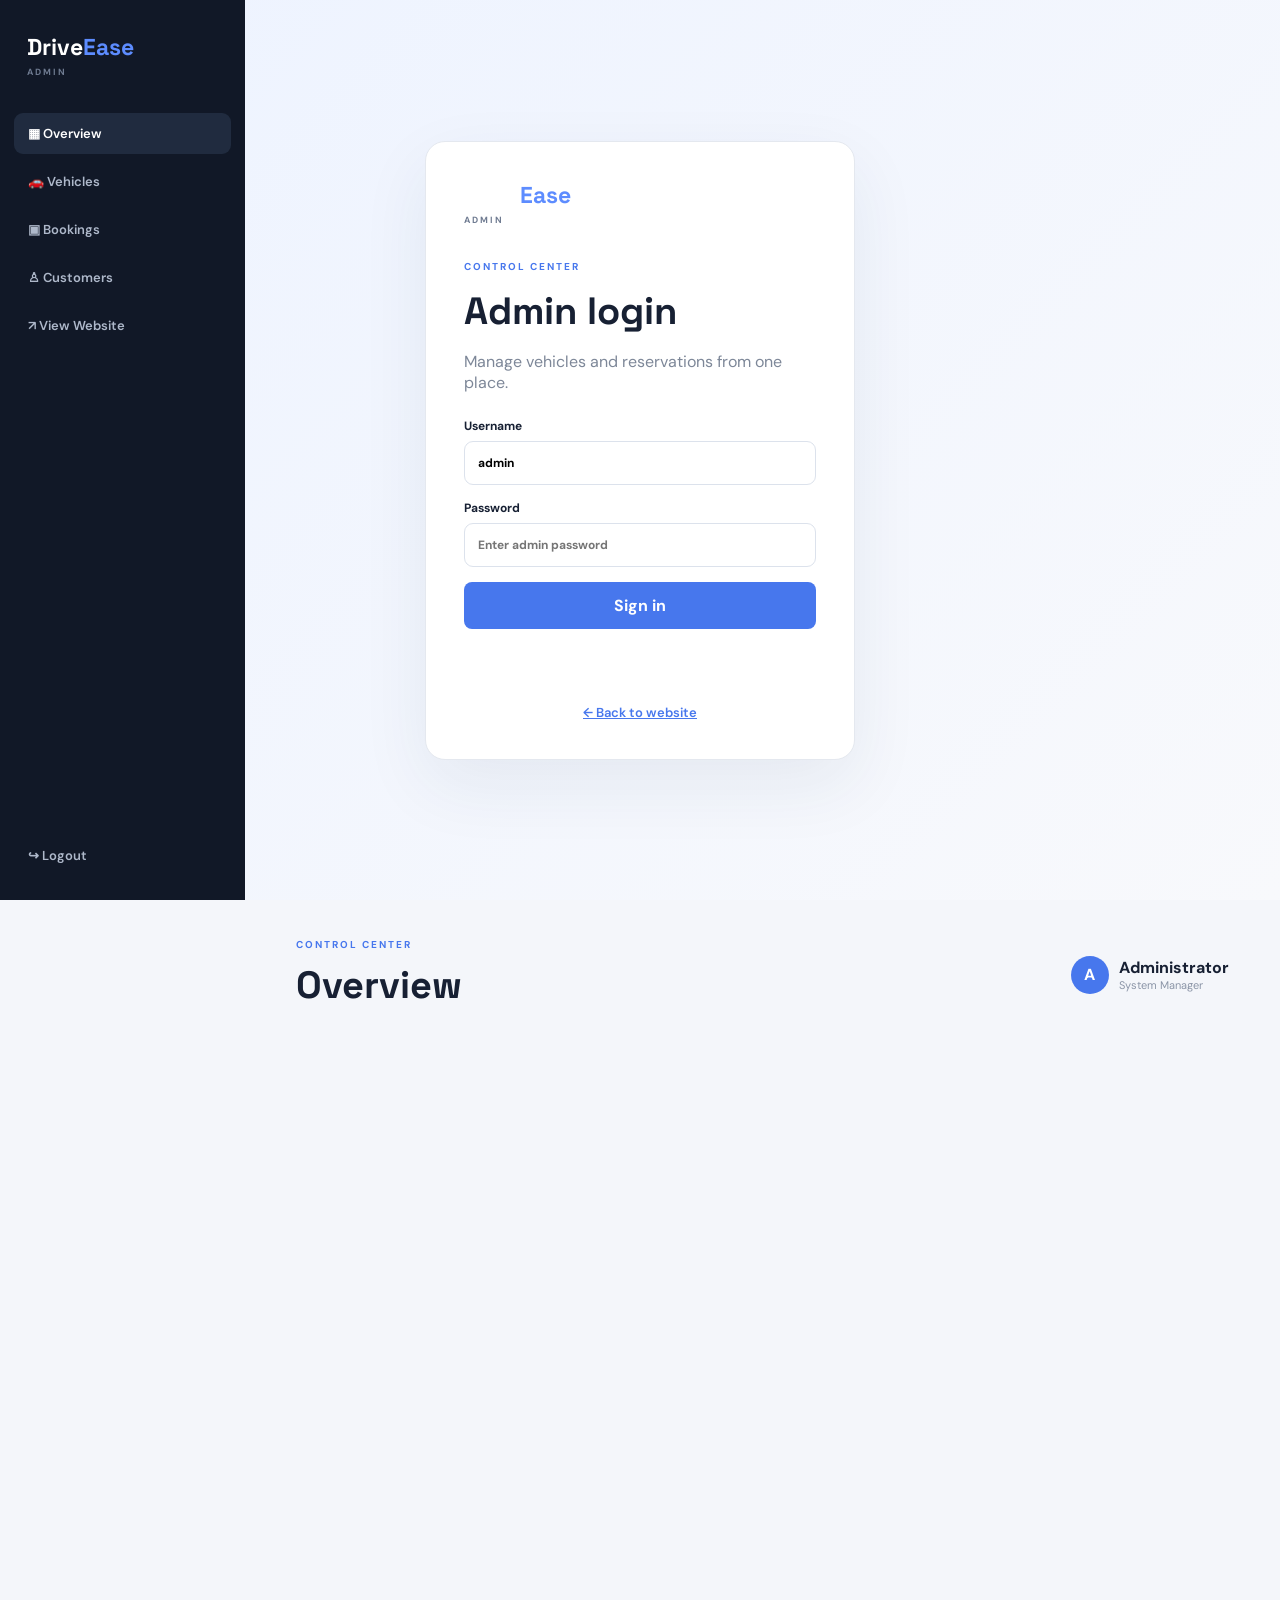
<file: admin/index.html>
<!DOCTYPE html>
<html lang="en">
<head>
<meta charset="UTF-8">
<meta name="viewport" content="width=device-width,initial-scale=1.0">
<title>DriveEase | Admin</title>
<link rel="stylesheet" href="../css/admin.css">
</head>
<body>
<div id="adminLogin" class="admin-login">
  <div class="login-card">
    <a class="admin-brand large" href="../index.html">Drive<span>Ease</span><small>ADMIN</small></a>
    <span class="eyebrow">CONTROL CENTER</span>
    <h1>Admin login</h1>
    <p>Manage vehicles and reservations from one place.</p>
    <form id="adminLoginForm">
      <label>Username<input id="adminUsername" value="admin" autocomplete="username" required></label>
      <label>Password<input id="adminPassword" type="password" placeholder="Enter admin password" autocomplete="current-password" required></label>
      <button class="admin-btn primary" type="submit">Sign in</button>
      <p id="adminLoginError" class="error-text"></p>
    </form>
    <a class="back-link" href="../home.html">← Back to website</a>
  </div>
</div>

<div id="adminApp" class="admin-shell" hidden>
  <aside class="sidebar">
    <a class="admin-brand" href="index.html">Drive<span>Ease</span><small>ADMIN</small></a>
    <button class="side-link active" data-section="overview">▦ <span>Overview</span></button>
    <button class="side-link" data-section="vehicles">🚗 <span>Vehicles</span></button>
    <button class="side-link" data-section="bookings">▣ <span>Bookings</span></button>
    <button class="side-link" data-section="customers">♙ <span>Customers</span></button>
    <a class="side-link" href="../home.html">↗ <span>View Website</span></a>
    <button class="side-link logout" id="adminLogout">↪ <span>Logout</span></button>
  </aside>

  <main class="admin-main">
    <header class="admin-top">
      <div>
        <span class="eyebrow">CONTROL CENTER</span>
        <h1 id="sectionTitle">Overview</h1>
      </div>
      <div class="admin-user"><span class="avatar">A</span><div><b>Administrator</b><small>System Manager</small></div></div>
    </header>
    <div id="adminNotice" class="notice" aria-live="polite"></div>
    <section id="adminContent"></section>
  </main>
</div>
<script src="../js/admin.js"></script>
</body>
</html>
</file>
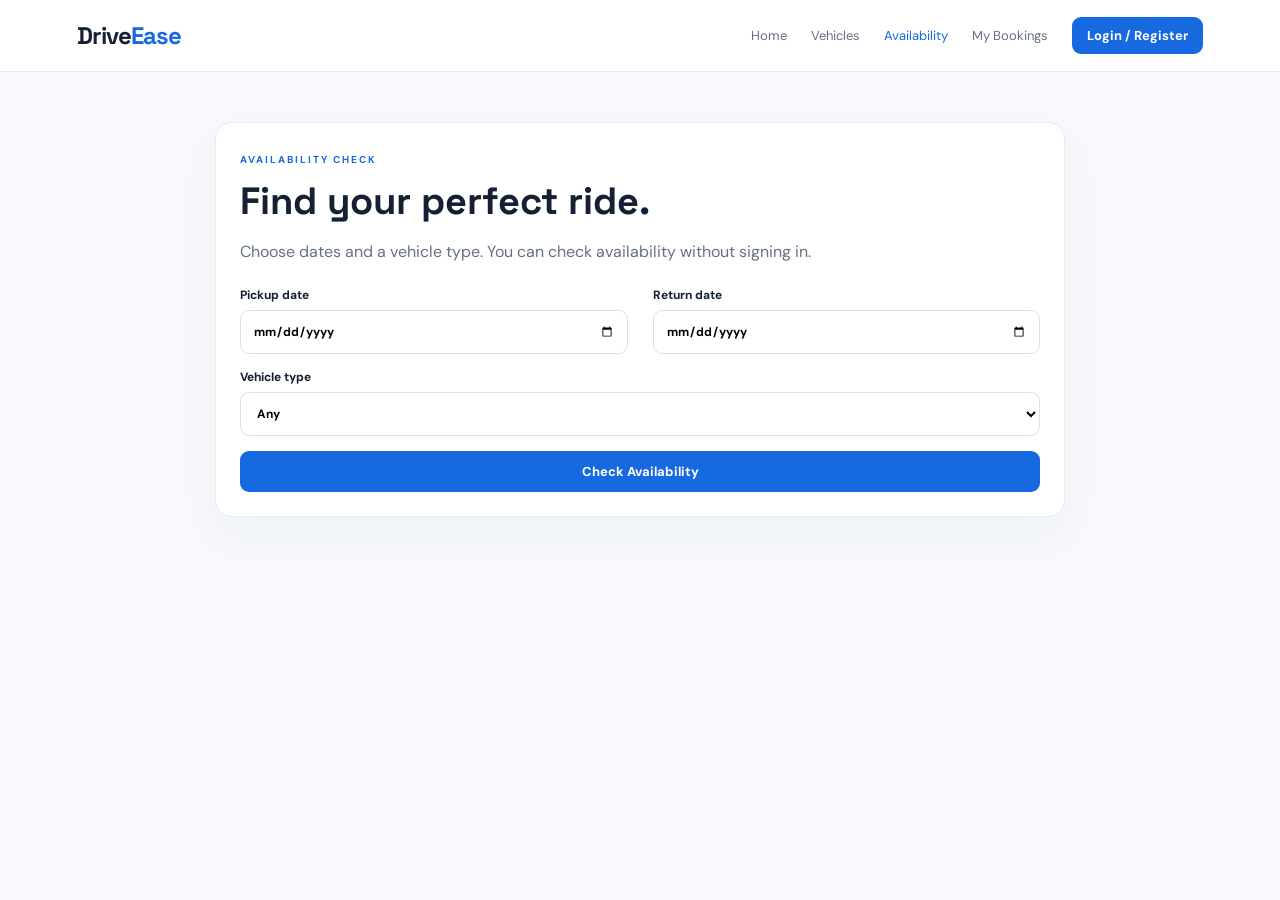
<file: availability.html>
<!DOCTYPE html><html lang="en"><head><meta charset="UTF-8"><meta name="viewport" content="width=device-width,initial-scale=1.0"><title>Availability | DriveEase</title><link rel="stylesheet" href="css/style.css"></head><body><nav class="nav"><a class="brand" href="home.html">Drive<span>Ease</span></a><div class="navlinks"><a href="home.html">Home</a><a href="vehicles.html">Vehicles</a><a class="active" href="availability.html">Availability</a><a href="dashboard.html">My Bookings</a><a class="nav-cta" href="login.html">Login / Register</a></div></nav>
<main class="form-wrap"><div class="form-card"><span class="eyebrow">AVAILABILITY CHECK</span><h1>Find your perfect ride.</h1><p>Choose dates and a vehicle type. You can check availability without signing in.</p><form id="availabilityForm"><div class="booking-layout"><div><label>Pickup date<input type="date" id="pickup" required></label></div><div><label>Return date<input type="date" id="return" required></label></div></div><label>Vehicle type<select id="availType"><option>Any</option><option>Car</option><option>Bike</option><option>Bicycle</option></select></label><button class="btn primary" type="submit">Check Availability</button></form><div id="availabilityResult"></div></div></main><script src="js/script.js"></script></body></html>
</file>
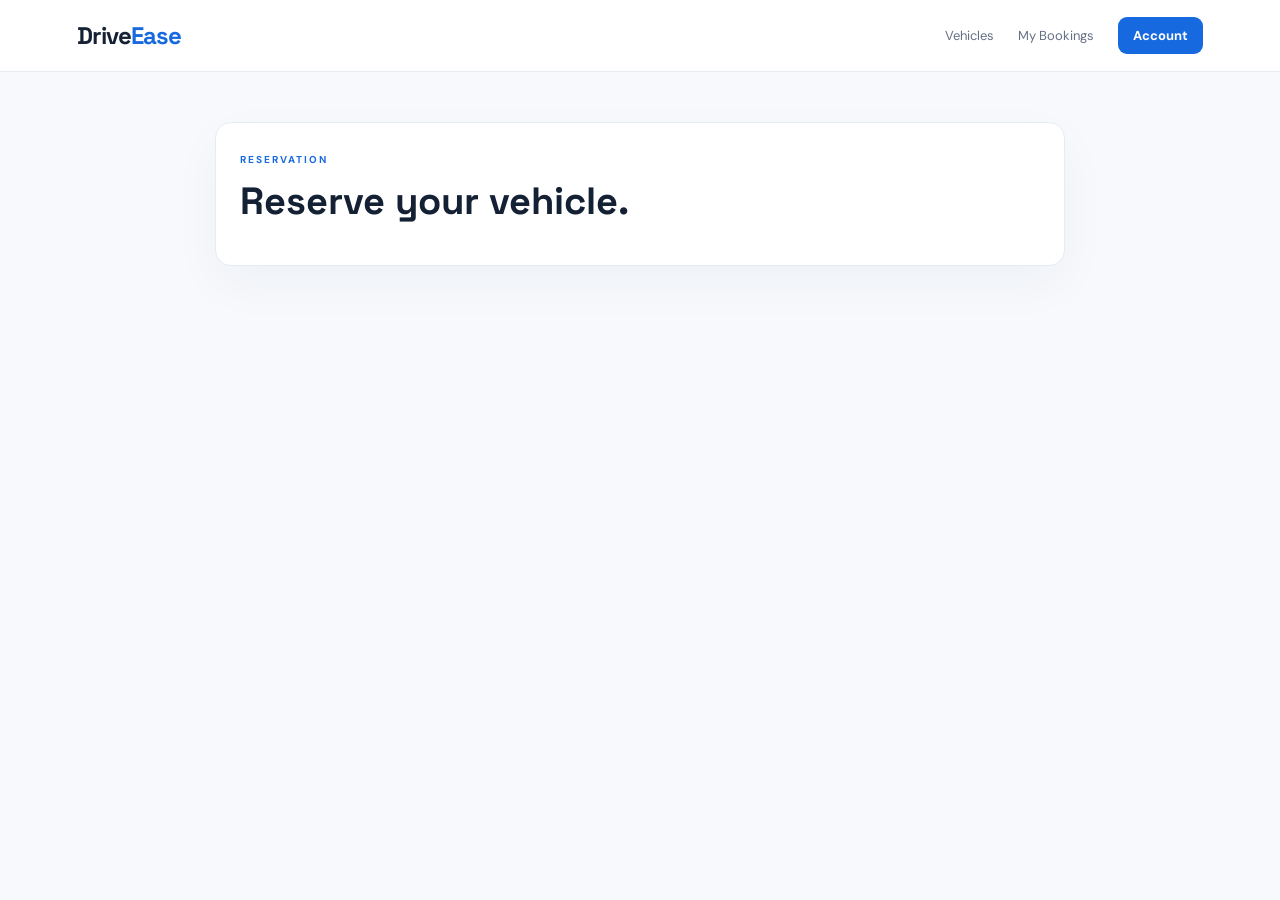
<file: booking.html>
<!DOCTYPE html><html lang="en"><head><meta charset="UTF-8"><meta name="viewport" content="width=device-width,initial-scale=1.0"><title>Reserve | DriveEase</title><link rel="stylesheet" href="css/style.css"></head><body><nav class="nav"><a class="brand" href="home.html">Drive<span>Ease</span></a><div class="navlinks"><a href="vehicles.html">Vehicles</a><a href="dashboard.html">My Bookings</a><a class="nav-cta" href="login.html">Account</a></div></nav><main class="form-wrap"><div class="form-card" id="bookingShell"><span class="eyebrow">RESERVATION</span><h1>Reserve your vehicle.</h1><p id="bookingVehicle"></p><div id="bookingForm"></div></div></main><script src="js/script.js"></script></body></html>
</file>
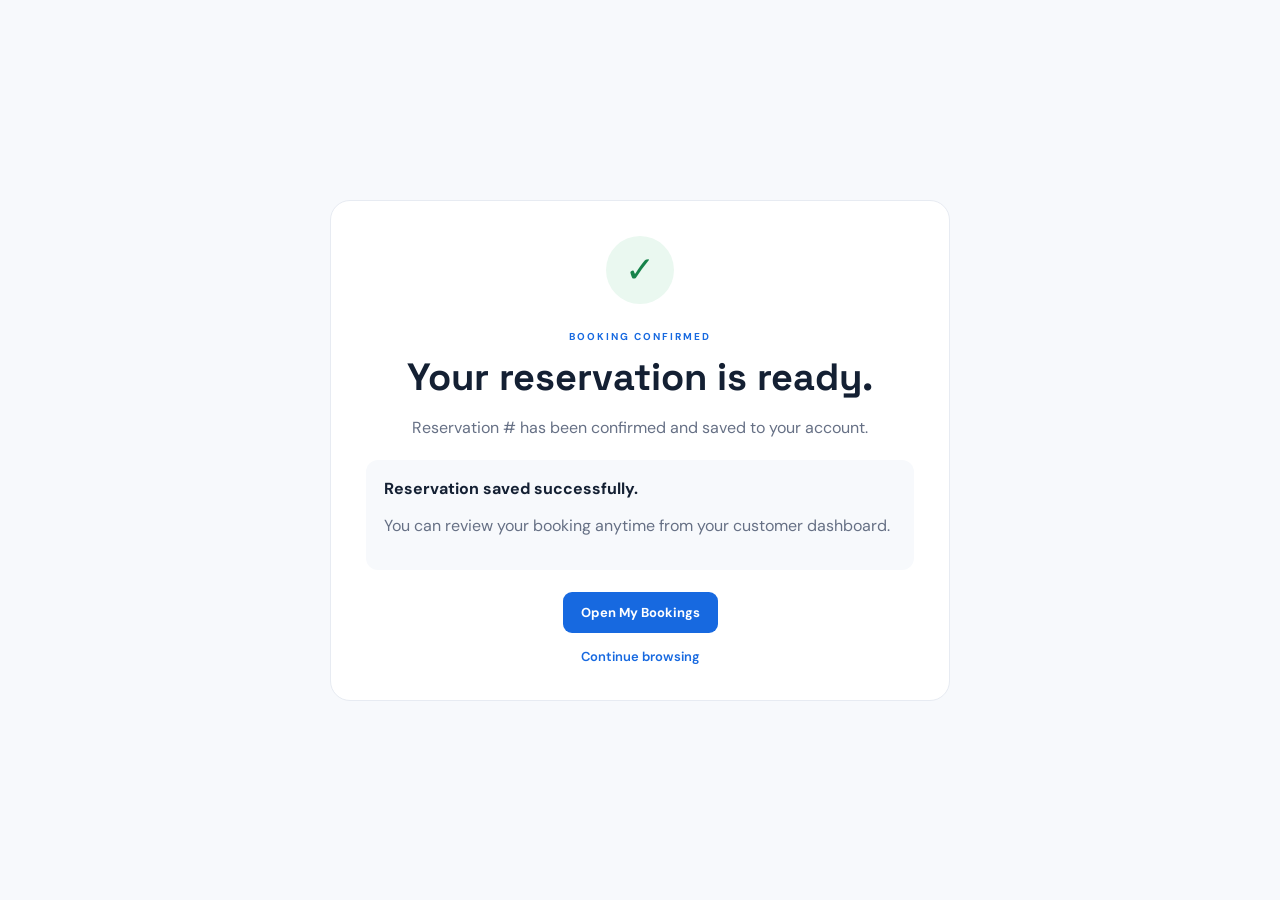
<file: confirmation.html>
<!DOCTYPE html><html lang="en"><head><meta charset="UTF-8"><meta name="viewport" content="width=device-width,initial-scale=1.0"><title>Booking Confirmed | DriveEase</title><link rel="stylesheet" href="css/style.css"></head><body><main class="success"><div class="success-box"><div class="success-mark">✓</div><span class="eyebrow">BOOKING CONFIRMED</span><h1>Your reservation is ready.</h1><p id="confirmationText"></p><div class="booking-summary"><b>Reservation saved successfully.</b><p>You can review your booking anytime from your customer dashboard.</p></div><a class="btn primary" href="dashboard.html">Open My Bookings</a><a class="text-link" href="vehicles.html">Continue browsing</a></div></main><script src="js/script.js"></script></body></html>
</file>
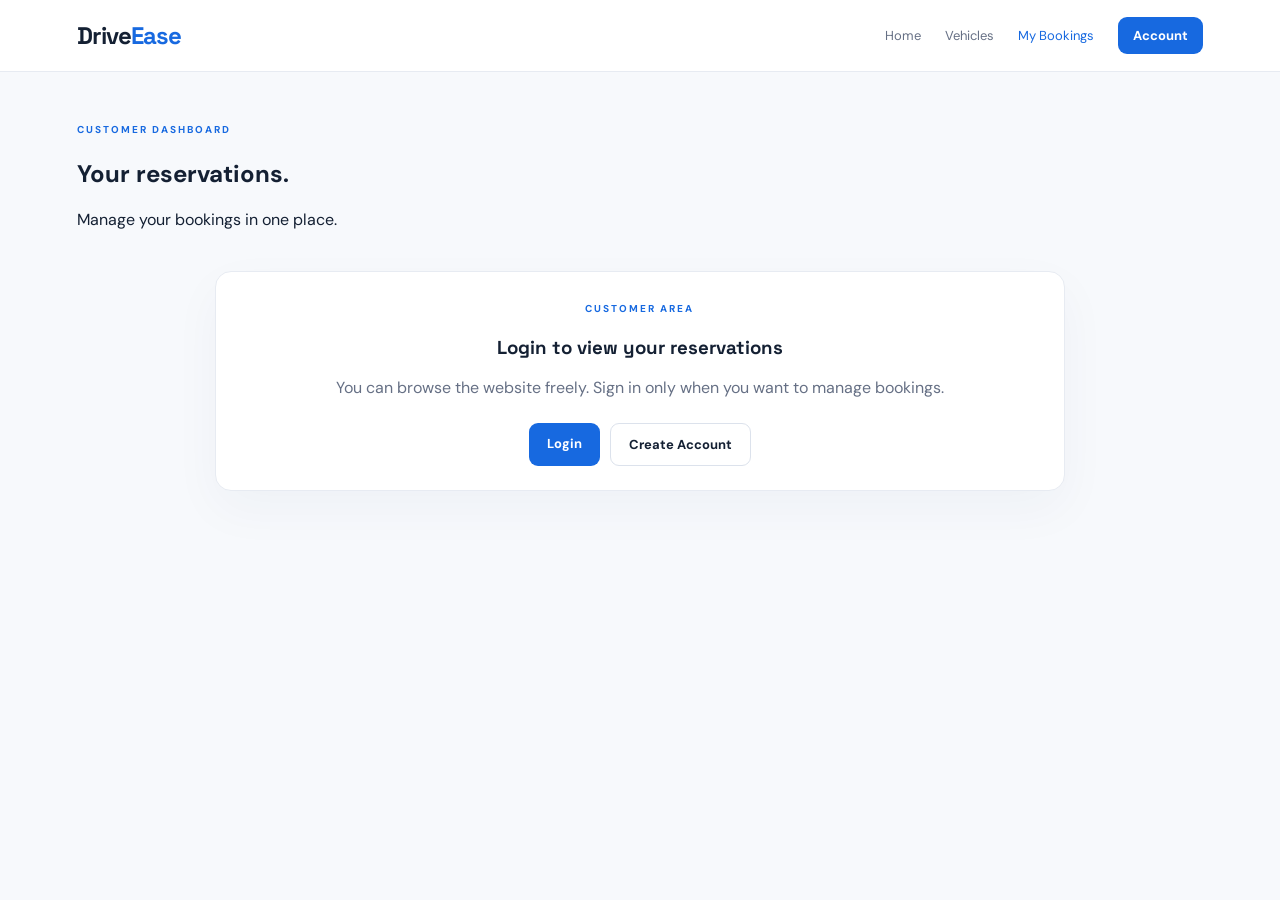
<file: dashboard.html>
<!DOCTYPE html><html lang="en"><head><meta charset="UTF-8"><meta name="viewport" content="width=device-width,initial-scale=1.0"><title>My Bookings | DriveEase</title><link rel="stylesheet" href="css/style.css"></head><body><nav class="nav"><a class="brand" href="home.html">Drive<span>Ease</span></a><div class="navlinks"><a href="home.html">Home</a><a href="vehicles.html">Vehicles</a><a class="active" href="dashboard.html">My Bookings</a><a class="nav-cta" href="login.html">Account</a></div></nav><section class="dashboard-hero"><span class="eyebrow">CUSTOMER DASHBOARD</span><h1>Your <span>reservations.</span></h1><p id="welcomeUser">Manage your bookings in one place.</p></section><section class="dashboard-list" id="bookingList"></section><script src="js/script.js"></script></body></html>
</file>
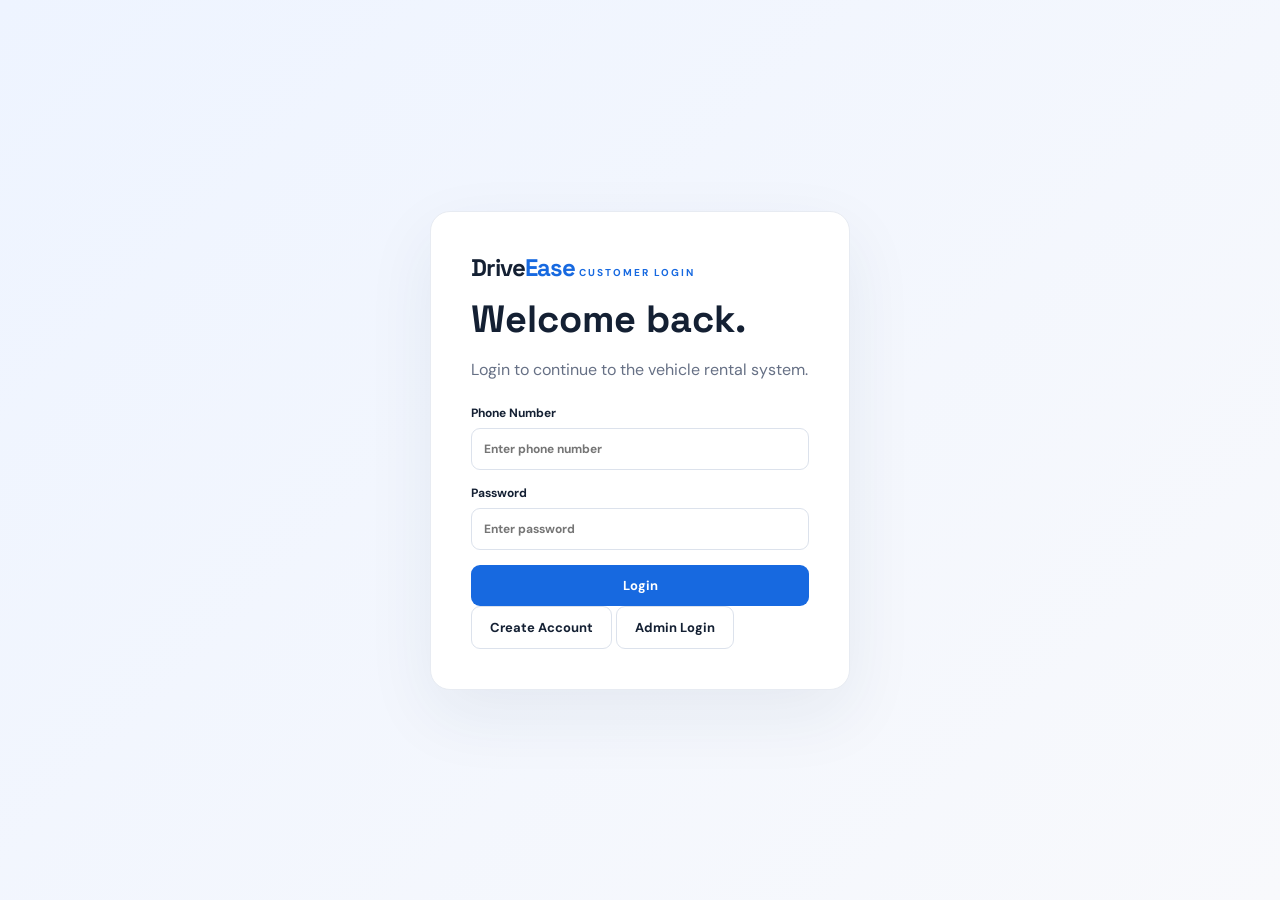
<file: login.html>
<!DOCTYPE html>
<html lang="en">
<head>
<meta charset="UTF-8">
<meta name="viewport" content="width=device-width, initial-scale=1.0">
<title>Login | DriveEase</title>
<link rel="stylesheet" href="css/style.css">
</head>
<body>
<main class="auth">
<div class="auth-panel">
<a class="brand" href="index.html">Drive<span>Ease</span></a>
<span class="eyebrow">CUSTOMER LOGIN</span>
<h1>Welcome back.</h1>
<p>Login to continue to the vehicle rental system.</p>

<form id="loginForm">
<label>Phone Number
<input id="loginPhone" type="tel" inputmode="numeric" autocomplete="tel" placeholder="Enter phone number" required>
</label>

<label>Password
<input id="loginPassword" type="password" autocomplete="current-password" placeholder="Enter password" required>
</label>

<button class="btn primary" type="submit">Login</button>
<p id="loginError" class="hint" style="color:#c62828;display:none"></p>
</form>

<a class="btn ghost full" href="register.html">Create Account</a>
<button class="btn ghost full" id="adminLogin" type="button">Admin Login</button>
</div>
</main>
<script src="js/script.js"></script>
</body>
</html>
</file>
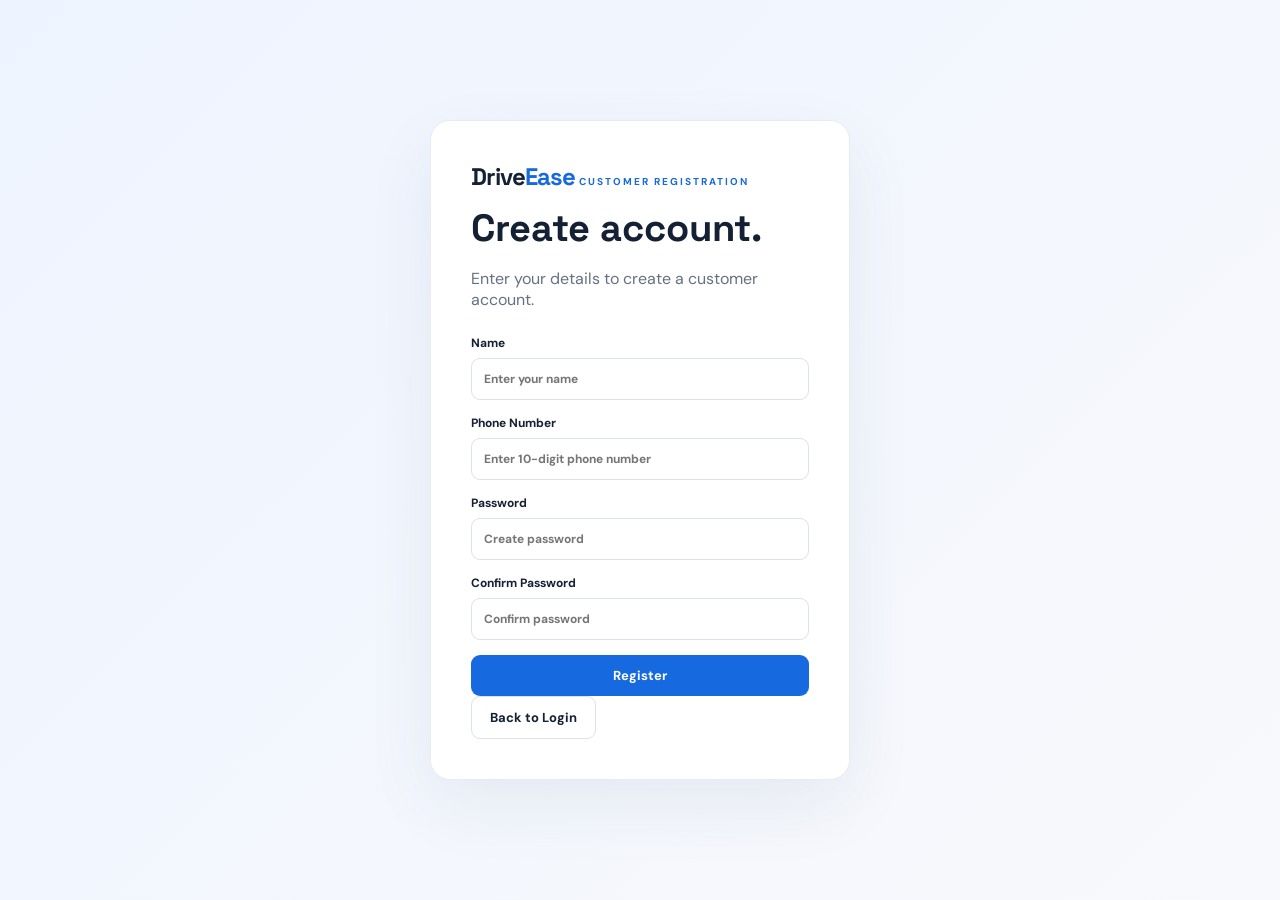
<file: register.html>
<!DOCTYPE html>
<html lang="en">
<head>
<meta charset="UTF-8">
<meta name="viewport" content="width=device-width, initial-scale=1.0">
<title>Register | DriveEase</title>
<link rel="stylesheet" href="css/style.css">
</head>
<body>
<main class="auth">
<div class="auth-panel">
<a class="brand" href="login.html">Drive<span>Ease</span></a>
<span class="eyebrow">CUSTOMER REGISTRATION</span>
<h1>Create account.</h1>
<p>Enter your details to create a customer account.</p>

<form id="registerForm">
<label>Name
<input id="registerName" type="text" autocomplete="name" placeholder="Enter your name" required>
</label>

<label>Phone Number
<input id="registerPhone" type="tel" inputmode="numeric" autocomplete="tel" maxlength="14" placeholder="Enter 10-digit phone number" required>
</label>

<label>Password
<input id="registerPassword" type="password" autocomplete="new-password" placeholder="Create password" required>
</label>

<label>Confirm Password
<input id="registerConfirm" type="password" autocomplete="new-password" placeholder="Confirm password" required>
</label>

<button class="btn primary" type="submit">Register</button>
<p id="registerError" class="hint" style="color:#c62828;display:none"></p>
</form>

<a class="btn ghost full" href="login.html">Back to Login</a>
</div>
</main>
<script src="js/script.js"></script>
</body>
</html>
</file>
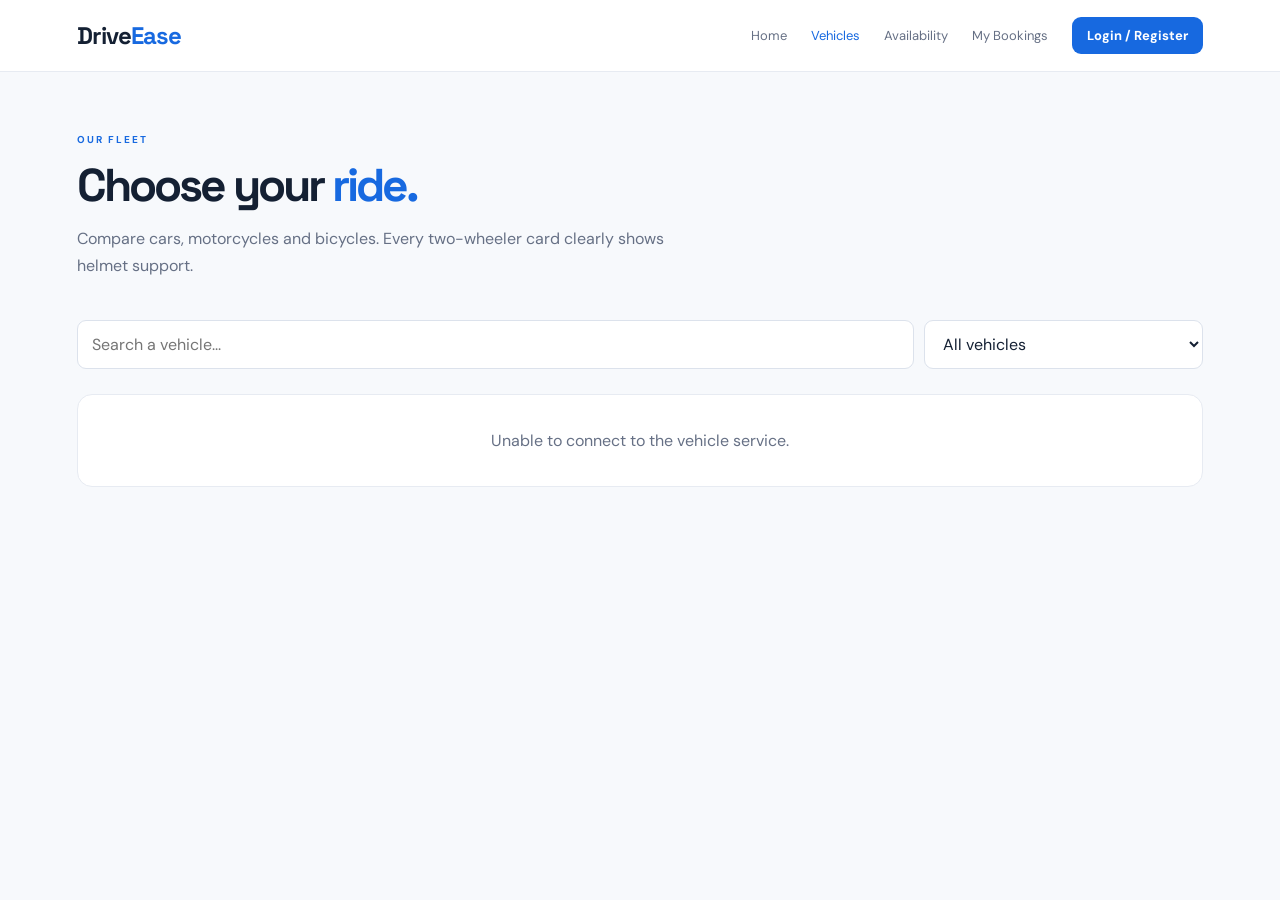
<file: vehicles.html>
<!DOCTYPE html><html lang="en"><head><meta charset="UTF-8"><meta name="viewport" content="width=device-width,initial-scale=1.0"><title>Vehicles | DriveEase</title><link rel="stylesheet" href="css/style.css"></head><body><nav class="nav"><a class="brand" href="home.html">Drive<span>Ease</span></a><div class="navlinks"><a href="home.html">Home</a><a class="active" href="vehicles.html">Vehicles</a><a href="availability.html">Availability</a><a href="dashboard.html">My Bookings</a><a class="nav-cta" href="login.html">Login / Register</a></div></nav>
<section class="page-head compact"><div><span class="eyebrow">OUR FLEET</span><h1>Choose your <span>ride.</span></h1><p>Compare cars, motorcycles and bicycles. Every two-wheeler card clearly shows helmet support.</p></div></section>
<section class="toolbar"><input id="vehicleSearch" placeholder="Search a vehicle..."><select id="typeFilter"><option value="all">All vehicles</option><option value="Car">Cars</option><option value="Bike">Motorcycles</option><option value="Bicycle">Bicycles</option></select></section><section class="vehicle-grid" id="vehicleGrid"></section><script src="js/script.js"></script></body></html>
</file>
<file: css/admin.css>
@import url('https://fonts.googleapis.com/css2?family=DM+Sans:wght@400;500;600;700&family=Space+Grotesk:wght@500;600;700&display=swap');
*{box-sizing:border-box}
body{margin:0;background:#f4f6fa;color:#172033;font-family:'DM Sans',sans-serif}
button,input{font:inherit}.admin-shell{display:flex;min-height:100vh}.sidebar{width:245px;background:#111827;color:#aeb8ca;padding:24px 14px;display:flex;flex-direction:column;gap:7px;position:fixed;inset:0 auto 0 0}.admin-brand{font:700 23px 'Space Grotesk';color:#fff;padding:8px 13px 28px;text-decoration:none}.admin-brand span{color:#5d8cff}.admin-brand small{display:block;font:700 9px 'DM Sans';letter-spacing:2px;color:#6f7b91;margin-top:4px}.admin-brand.large{display:block;margin-bottom:28px;padding:0}.side-link{border:0;background:transparent;color:#aeb8ca;text-align:left;padding:12px 14px;border-radius:9px;font:600 13px 'DM Sans';cursor:pointer;text-decoration:none;display:block}.side-link:hover,.side-link.active{background:#202b3f;color:#fff}.side-link.logout{margin-top:auto}.admin-main{margin-left:245px;width:calc(100% - 245px);padding:32px 4%}.admin-top{display:flex;justify-content:space-between;align-items:center;margin-bottom:24px}.admin-top h1{font:700 38px 'Space Grotesk';margin:8px 0}.eyebrow{font-size:10px;letter-spacing:2px;font-weight:700;color:#4777ed}.admin-user{display:flex;gap:10px;align-items:center}.admin-user small{display:block;color:#8b95a7;font-size:11px}.avatar{width:38px;height:38px;border-radius:50%;background:#4777ed;color:#fff;display:grid;place-items:center;font-weight:700}.kpi-grid{display:grid;grid-template-columns:repeat(4,1fr);gap:15px;margin-bottom:25px}.kpi,.panel{background:#fff;border:1px solid #e4e8ef;border-radius:15px;padding:20px}.kpi small{color:#7d8798}.kpi strong{display:block;font:700 29px 'Space Grotesk';margin-top:8px}.grid2{display:grid;grid-template-columns:1.3fr .7fr;gap:15px}.panel h3{font:700 18px 'Space Grotesk';margin:0 0 18px}.table-wrap{overflow:auto}.admin-table{width:100%;border-collapse:collapse;font-size:13px}.admin-table th{text-align:left;color:#7d8798;font-size:11px;text-transform:uppercase;letter-spacing:.5px}.admin-table td,.admin-table th{padding:13px 10px;border-bottom:1px solid #edf0f4;white-space:nowrap}.badge{display:inline-block;padding:5px 9px;border-radius:20px;font-size:11px;font-weight:700}.available{background:#eaf8f0;color:#16834a}.booked{background:#fff1e8;color:#b65b15}.cancelled{background:#ffe9e9;color:#b12d2d}.admin-btn{border:0;background:#4777ed;color:#fff;border-radius:8px;padding:9px 13px;font-weight:700;cursor:pointer}.admin-btn.primary{width:100%;padding:13px}.admin-btn.secondary{background:#eef3ff;color:#315fce}.admin-btn.danger{background:#ffe9e9;color:#b12d2d}.section-actions{display:flex;justify-content:space-between;align-items:center;margin-bottom:15px;gap:15px}.empty{color:#7d8798;text-align:center;padding:30px}.notice{display:none;padding:12px 15px;border-radius:10px;background:#eaf8f0;color:#16834a;margin-bottom:16px;font-size:13px}.notice.show{display:block}.notice.error{background:#ffe9e9;color:#b12d2d}.form-grid{display:grid;grid-template-columns:repeat(2,1fr);gap:14px}.form-grid label{font-size:12px;font-weight:700;display:grid;gap:7px}.form-grid input,.form-grid select{padding:11px;border:1px solid #dce2ec;border-radius:8px;background:#fff}.modal{position:fixed;inset:0;background:#11182766;display:grid;place-items:center;padding:20px;z-index:20}.modal-card{width:min(520px,100%);background:#fff;border-radius:16px;padding:25px}.modal-actions{display:flex;justify-content:flex-end;gap:10px;margin-top:20px}.error-text{color:#b12d2d;font-size:12px;min-height:18px}.admin-login{min-height:100vh;display:grid;place-items:center;padding:20px;background:linear-gradient(135deg,#edf3ff,#f8f9fc)}.login-card{width:min(430px,100%);background:#fff;border:1px solid #e4e8ef;border-radius:20px;padding:38px;box-shadow:0 25px 70px #23355a12}.login-card h1{font:700 38px 'Space Grotesk';margin:12px 0 7px}.login-card>p{color:#7d8798}.login-card form{display:grid;gap:15px;margin-top:25px}.login-card label{font-size:12px;font-weight:700;display:grid;gap:7px}.login-card input{padding:13px;border:1px solid #dce2ec;border-radius:9px}.back-link{display:block;text-align:center;margin-top:18px;color:#4777ed;font-size:13px;font-weight:600}.customer-card{display:flex;justify-content:space-between;align-items:center}.customer-card p{margin:5px 0;color:#7d8798;font-size:12px}@media(max-width:850px){.sidebar{width:70px;padding:15px 8px}.admin-brand{font-size:0}.admin-brand span{font-size:18px}.admin-brand small,.side-link span{display:none}.side-link{text-align:center}.admin-main{margin-left:70px;width:calc(100% - 70px);padding:25px 4%}.kpi-grid,.form-grid{grid-template-columns:1fr 1fr}.grid2{grid-template-columns:1fr}}@media(max-width:520px){.kpi-grid,.form-grid{grid-template-columns:1fr}.admin-user{display:none}.admin-top h1{font-size:30px}.login-card{padding:28px}}
</file>
<file: css/style.css>
@import url('https://fonts.googleapis.com/css2?family=DM+Sans:wght@400;500;600;700&family=Space+Grotesk:wght@500;600;700&display=swap');
:root{--ink:#142033;--muted:#667085;--line:#e7ebf2;--bg:#f7f9fc;--blue:#1769e0;--blue2:#0f57bd;--green:#16834a;--greenbg:#eaf8f0;--soft:#eef4ff;--card:#fff}
*{box-sizing:border-box}html{scroll-behavior:smooth}body{margin:0;background:var(--bg);color:var(--ink);font-family:'DM Sans',sans-serif}a{text-decoration:none;color:inherit}button,input,select{font:inherit}
.nav{height:72px;padding:0 6%;display:flex;align-items:center;justify-content:space-between;background:#fff;border-bottom:1px solid var(--line);position:sticky;top:0;z-index:20}.brand{font:700 24px 'Space Grotesk';letter-spacing:-1px}.brand span{color:var(--blue)}.navlinks{display:flex;gap:24px;align-items:center;font-size:13px;color:var(--muted)}.navlinks a:hover,.navlinks .active{color:var(--blue)}.nav-cta{background:var(--blue);color:#fff!important;padding:10px 15px;border-radius:9px;font-weight:700}
.hero{padding:72px 6% 58px;display:grid;grid-template-columns:1.05fr .95fr;gap:55px;align-items:center;background:linear-gradient(135deg,#f8fbff,#edf4ff)}.eyebrow{font-size:10px;letter-spacing:2px;font-weight:700;color:var(--blue)}.hero h1,.page-head h1{font:700 clamp(44px,5.5vw,68px) 'Space Grotesk';line-height:1.02;letter-spacing:-3px;margin:14px 0}.hero h1 span,.page-head h1 span{color:var(--blue)}.hero p,.page-head p{font-size:16px;line-height:1.7;color:var(--muted);max-width:600px}.actions{display:flex;gap:10px;flex-wrap:wrap;margin-top:25px}.btn{border:0;border-radius:9px;padding:12px 18px;font-weight:700;cursor:pointer;display:inline-block;font-size:13px}.primary{background:var(--blue);color:#fff}.primary:hover{background:var(--blue2)}.ghost{background:#fff;color:var(--ink);border:1px solid #dce2ec}.hero-photo{min-height:390px;border-radius:24px;overflow:hidden;background:#dfe9f8;box-shadow:0 22px 55px #23355a18}.hero-photo img{width:100%;height:100%;min-height:390px;object-fit:cover;display:block}
.container{width:min(1180px,88%);margin:auto}.section{padding:55px 0}.section-head{display:flex;justify-content:space-between;align-items:end;gap:20px;margin-bottom:22px}.section-head h2{font:700 30px 'Space Grotesk';margin:5px 0}.section-head p{color:var(--muted);margin:0}.stats{display:grid;grid-template-columns:repeat(4,1fr);background:#142033;color:#fff;border-radius:18px;overflow:hidden;margin:0 auto;width:min(1180px,88%);transform:translateY(-1px)}.stats div{padding:23px;border-right:1px solid #ffffff18}.stats div:last-child{border:0}.stats b{display:block;font:700 25px 'Space Grotesk';margin-bottom:4px}.stats small{color:#aeb8ca}.feature-grid{display:grid;grid-template-columns:repeat(3,1fr);gap:16px}.feature-grid article,.form-card{background:var(--card);border:1px solid var(--line);border-radius:16px;padding:24px}.feature-num{color:var(--blue);font-weight:700}.feature-grid h3{font:700 20px 'Space Grotesk';margin:9px 0}.feature-grid p{color:var(--muted);font-size:13px;line-height:1.6}
.page-head{padding:55px 6% 25px;display:flex;align-items:end;justify-content:space-between;gap:30px}.page-head.compact h1{font-size:46px}.toolbar{width:min(1180px,88%);margin:auto;padding:0 0 25px;display:grid;grid-template-columns:1.2fr .4fr;gap:10px}.toolbar input,.toolbar select{padding:12px 14px;border:1px solid #dce2ec;border-radius:9px;background:#fff;color:var(--ink)}
.vehicle-grid{width:min(1180px,88%);margin:auto;padding:0 0 70px;display:grid;grid-template-columns:repeat(3,1fr);gap:17px}.vehicle-card{background:#fff;border:1px solid var(--line);border-radius:16px;overflow:hidden}.vehicle-card .vehicle-img{height:205px;background:#e8eff8;position:relative}.vehicle-card .vehicle-img img{width:100%;height:100%;object-fit:cover;display:block}.vehicle-card-body{padding:19px}.vehicle-card h3{margin:6px 0;font:700 20px 'Space Grotesk'}.vehicle-meta{color:var(--muted);font-size:12px;margin:8px 0}.rate{font-weight:700;font-size:18px;margin-top:14px}.rate small{font-size:11px;color:var(--muted);font-weight:500}.availability-badge{float:right;background:var(--greenbg);color:var(--green);padding:5px 9px;border-radius:20px;font-size:10px;font-weight:700}.helmet{margin-top:10px;padding:8px 10px;background:#fff7e6;border-radius:8px;color:#795500;font-size:11px;font-weight:700}.vehicle-actions{margin-top:15px;display:flex;gap:8px}.vehicle-actions .btn{flex:1;text-align:center}
.details{width:min(1180px,88%);margin:auto;padding:55px 0 75px;display:grid;grid-template-columns:1.1fr .9fr;gap:38px}.details-img{background:#e8eff8;border-radius:20px;min-height:520px;overflow:hidden}.details-img img{width:100%;height:520px;object-fit:cover;display:block}.details-card{background:#fff;border:1px solid var(--line);border-radius:20px;padding:32px}.details-card h1{font:700 40px 'Space Grotesk';margin:8px 0}.details-price{font:700 27px 'Space Grotesk';margin:15px 0}.details-price small{font:400 12px 'DM Sans';color:var(--muted)}.spec-grid{display:grid;grid-template-columns:1fr 1fr;gap:10px;margin:24px 0}.spec{padding:14px;background:#f7f9fc;border-radius:10px}.spec small{display:block;color:var(--muted);font-size:10px;margin-bottom:4px}.spec b{font-size:13px}.detail-section{border-top:1px solid var(--line);padding-top:20px;margin-top:20px}.detail-section h3{font:700 17px 'Space Grotesk'}.check{color:var(--green);font-size:13px;margin:8px 0}
.form-wrap{min-height:calc(100vh - 72px);padding:50px 20px}.form-card{width:min(850px,100%);margin:auto;box-shadow:0 18px 50px #23355a0a}.form-card h1{font:700 38px 'Space Grotesk';margin:9px 0}.form-card p{color:var(--muted)}.form-card form{display:grid;gap:15px;margin-top:25px}label{font-size:12px;font-weight:700;display:grid;gap:7px}label input,label select{width:100%;padding:12px;border:1px solid #dce2ec;border-radius:9px;background:#fff}.price-box{margin-top:18px;padding:18px;background:#f3f6fc;border-radius:12px;display:flex;justify-content:space-between}.price-box strong{font-size:22px}.booking-layout{display:grid;grid-template-columns:1fr 1fr;gap:25px}.booking-vehicle{border:1px solid var(--line);border-radius:14px;overflow:hidden;background:#fff}.booking-vehicle img{width:100%;height:280px;object-fit:cover}.booking-vehicle-body{padding:18px}.booking-vehicle h2{font:700 25px 'Space Grotesk';margin:4px 0}.booking-side{padding:5px}
.success{min-height:100vh;display:grid;place-items:center;align-content:center;text-align:center;padding:30px}.success-box{width:min(620px,100%);background:#fff;border:1px solid var(--line);border-radius:20px;padding:35px}.success-mark{width:68px;height:68px;border-radius:50%;background:#eaf8f0;color:var(--green);display:grid;place-items:center;font-size:36px;margin:0 auto 20px}.success h1{font:700 38px 'Space Grotesk';margin:8px}.success p{color:var(--muted)}.booking-summary{background:#f7f9fc;border-radius:12px;text-align:left;padding:18px;margin:22px 0}.text-link{display:block;margin-top:15px;color:var(--blue);font-weight:600;font-size:13px}
.dashboard-list{width:min(1180px,88%);margin:auto;padding:0 0 70px;display:grid;gap:16px}.dashboard-hero{width:min(1180px,88%);margin:auto 6%;padding:45px 0 25px}.booking-row{background:#fff;border:1px solid var(--line);border-radius:15px;padding:20px;display:flex;justify-content:space-between;align-items:center;gap:20px}.status{padding:6px 10px;border-radius:30px;background:var(--greenbg);color:var(--green);font-size:11px;font-weight:700}.error-text{color:#b12d2d;font-size:12px}
.auth{min-height:100vh;display:grid;place-items:center;background:linear-gradient(135deg,#eef4ff,#f8f9fc);padding:20px}.auth-panel{background:#fff;border:1px solid var(--line);border-radius:20px;padding:40px;width:min(420px,100%);box-shadow:0 25px 70px #23355a12}.auth-panel h1{font:700 38px 'Space Grotesk';margin:12px 0 8px}.auth-panel p{color:var(--muted)}.auth-panel form{display:grid;gap:15px;margin-top:25px}.hint{font-size:12px!important}
.empty{grid-column:1/-1;background:#fff;border:1px solid var(--line);border-radius:15px;padding:35px;text-align:center;color:var(--muted)}
@media(max-width:850px){.hero,.details,.booking-layout{grid-template-columns:1fr}.hero-photo,.details-img,.details-img img{min-height:300px;height:300px}.stats,.feature-grid,.vehicle-grid{grid-template-columns:1fr 1fr}.navlinks{gap:12px}.page-head{display:block}.details{padding-top:30px}}
@media(max-width:560px){.nav{padding:0 5%}.navlinks a:nth-child(n+3){display:none}.hero{padding:45px 6%}.hero h1{font-size:46px}.stats,.feature-grid,.vehicle-grid{grid-template-columns:1fr}.toolbar{grid-template-columns:1fr}.page-head h1{font-size:40px}.vehicle-grid,.dashboard-list{width:88%}.booking-row{display:block}.booking-row>div:last-child{margin-top:14px;text-align:left!important}}
</file>
